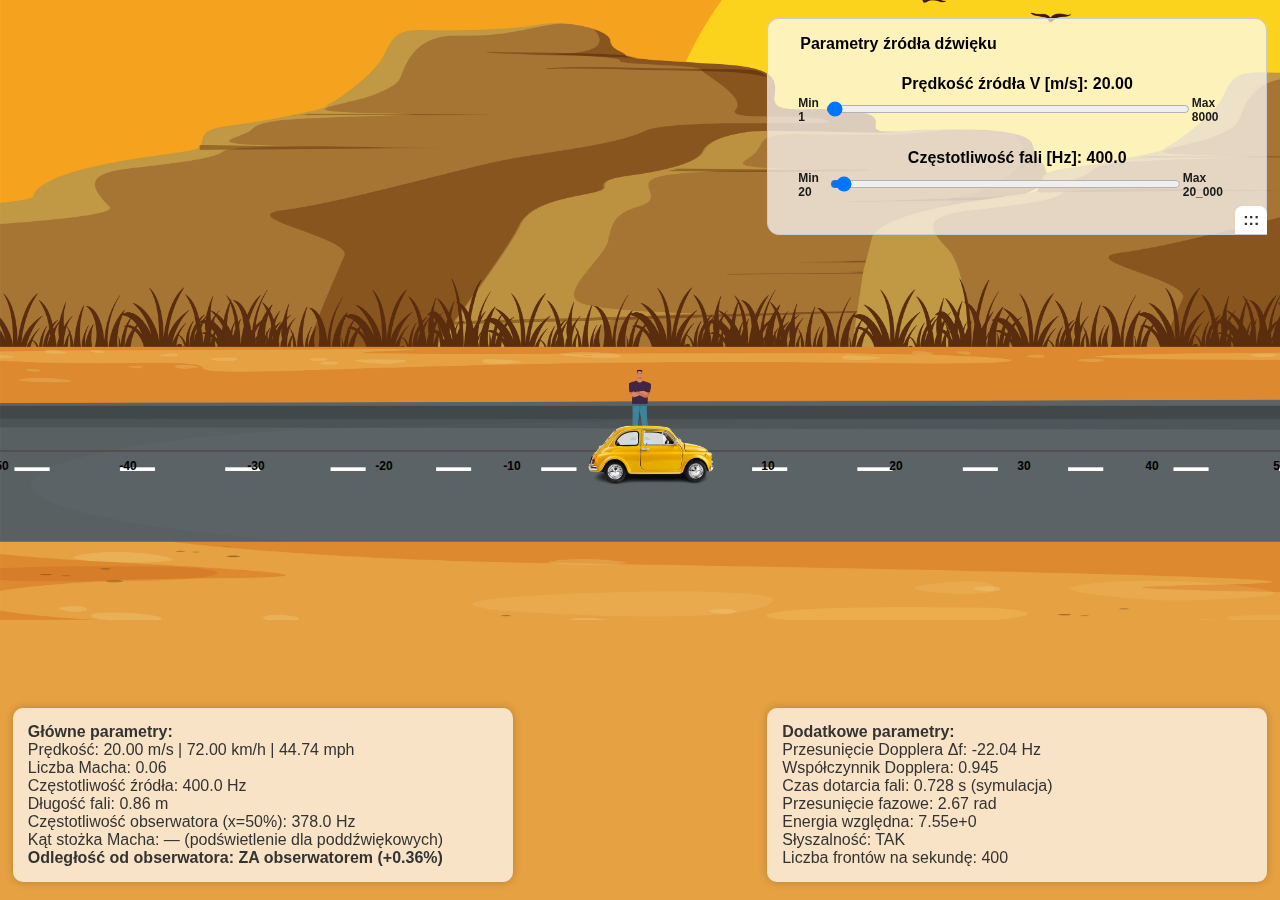
<file: index.html>
<!DOCTYPE html>
<html lang="pl">

<head>
    <meta charset="UTF-8">
    <meta name="viewport" content="width=device-width, initial-scale=1.0, maximum-scale=1.0, user-scalable=no">
    <meta name="description" content="Efekt Dopplera - Symulacja">
    <title>Efekt Dopplera - Symulacja</title>
    <link rel="stylesheet" href="css/styles.css">
</head>

<body>
    <div id="speedDetails" class="draggable-panel"></div>
    <div id="dopplerDetails" class="draggable-panel"></div>
    <!-- Suwaki kontrolne -->
    <div class="controls" id="controls">
        <div class="drag-handle" id="controls-handle">:::</div>
        <fieldset>
            <legend>Parametry źródła dźwięku</legend>

            <label for="speedControl">
                Prędkość źródła V [m/s]:
                <span id="speedDisplay">343</span>
            </label>
            <div class="slider-labels">
                <span>Min 1</span>
                <input type="range" id="speedControl" min="1" max="8000" step="1" value="20">
                <span>Max 8000</span>
            </div>

            <label for="frequencyControl">
                Częstotliwość fali [Hz]:
                <span id="frequencyDisplay"></span>
            </label>
            <div class="slider-labels">
                <span>Min 20</span> <input type="range" id="frequencyControl" min="20" max="20000" step="1" value="400">
                <span>Max 20_000</span>
            </div>
        </fieldset>
    </div>

    <div class="container">
        <div class="line-x"></div>
        <img class="dot" id="movingDot" src="./../js/img/car_yellow.png" alt="Moving source" />
        <img class="observer" id="observer1" style="left: 50%;" src="./../js/img/human.png">
        <svg class="shockwaves" width="100%" height="100%">
            <line id="shockwave_upper" x1="0" y1="0" x2="0" y2="0" stroke="red" />
            <line id="shockwave_lower" x1="0" y1="0" x2="0" y2="0" stroke="red" />
        </svg>
        <!-- Skala osi X -->
        <div class="scale-x">
            <div class="scale-x-labels">
                <span style="left: 0;">-50</span>
                <span style="left: 10%;">-40</span>
                <span style="left: 20%;">-30</span>
                <span style="left: 30%;">-20</span>
                <span style="left: 40%;">-10</span>
                <span style="left: 50%;">0</span>
                <span style="left: 60%;">10</span>
                <span style="left: 70%;">20</span>
                <span style="left: 80%;">30</span>
                <span style="left: 90%;">40</span>
                <span style="left: 100%;">50</span>
            </div>
        </div>
    </div>


    <script src="js/app.js" type="module"></script>
</body>

</html>
</file>
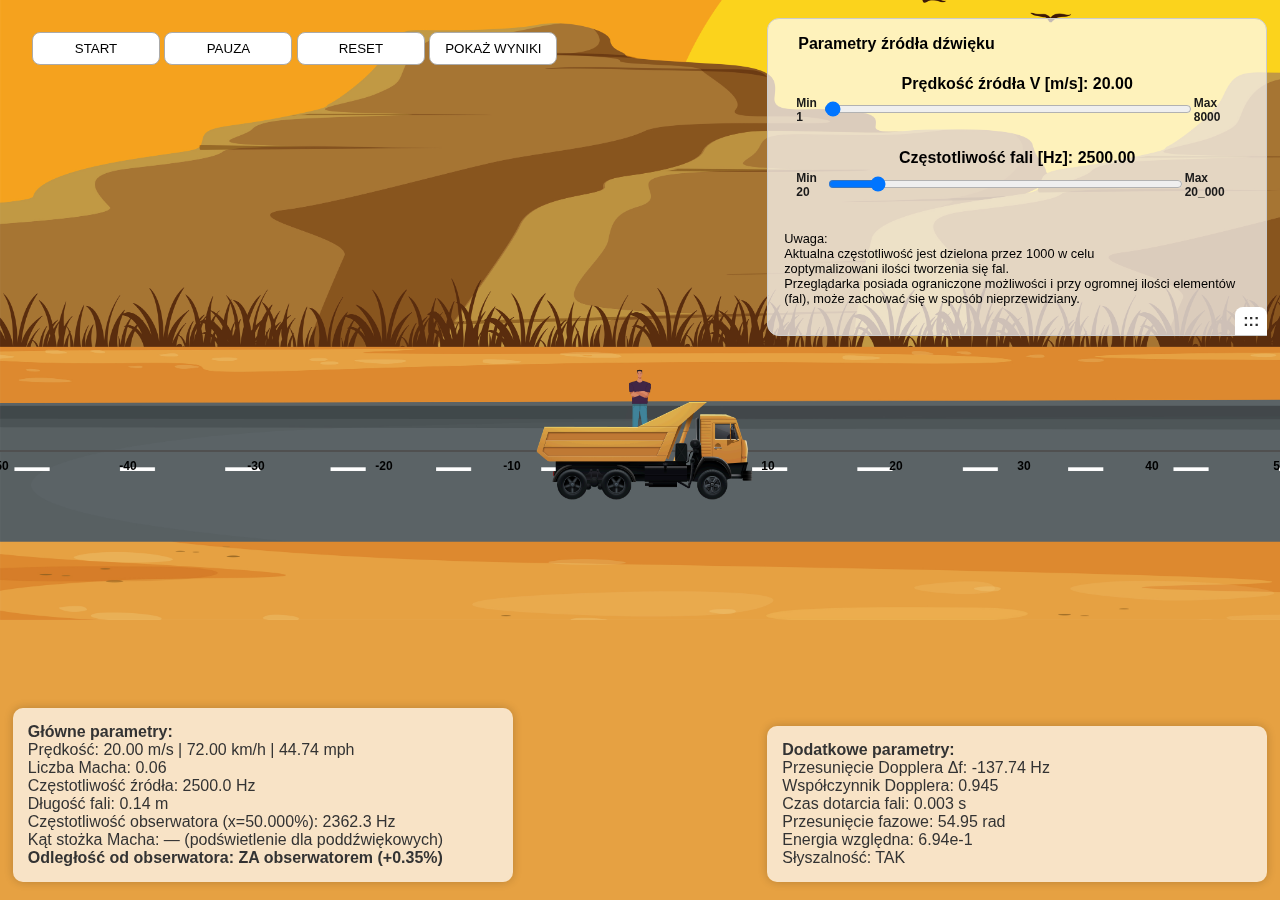
<file: public/index.html>
<!DOCTYPE html>
<html lang="pl">

<head>
    <!-- Bartłomiej Barszczewski -->
    <!-- Symulacja zjawiska fizycznego -->
    <!-- Efekt Dopplera i zjawisko stożka macha -->
    <!-- Semestr drugi -->
    <!-- Fizyka -->
    <meta charset="UTF-8">
    <meta name="viewport" content="width=device-width, initial-scale=1.0, maximum-scale=1.0, user-scalable=no">
    <meta name="description" content="Efekt Dopplera - Symulacja">
    <title>Efekt Dopplera - Symulacja</title>
    <link rel="stylesheet" href="css/styles.css">
</head>

<body>
    <div id="control-panel" class="control-panel">
        <button class="control-btn" id="startBtn">START</button>
        <button class="control-btn" id="pauseBtn">PAUZA</button>
        <button class="control-btn" id="resetBtn">RESET</button>
        <button class="control-btn" id="show-results-btn">POKAŻ WYNIKI</button>
    </div>

    <div id="results-modal" style="display: none;" class="modal">
        <div class="modal-content">
            <span class="close-btn" id="close-btn">&times;</span>
            <h2>Wyniki i wzory</h2>
            <table id="results-table">
                <thead>
                    <tr>
                        <th>Parametr</th>
                        <th>Wartość</th>
                        <th>Wzór</th>
                    </tr>
                </thead>
                <tbody id="results-table-body"></tbody> <!-- 🔧 to musi być -->
            </table>
        </div>
    </div>


    <div id="speedDetails" class="draggable-panel"></div>
    <div id="dopplerDetails" class="draggable-panel"></div>
    <!-- Suwaki kontrolne -->
    <div class="controls-container">
        <div class="controls" id="controls">
            <fieldset>
                <legend>Parametry źródła dźwięku</legend>

                <label for="speedControl">
                    Prędkość źródła V [m/s]:
                    <span id="speedDisplay">343</span>
                </label>
                <div class="slider-labels">
                    <span>Min 1</span>
                    <input type="range" id="speedControl" min="1" max="8000" step="1" value="20">
                    <span>Max 8000</span>
                </div>

                <label for="frequencyControl">
                    Częstotliwość fali [Hz]:
                    <span id="frequencyDisplay"></span>
                </label>
                <div class="slider-labels">
                    <span>Min 20</span> <input type="range" id="frequencyControl" min="20" max="20000" step="1"
                        value="2500">
                    <span>Max 20_000</span>
                </div>
            </fieldset>
            <div class="drag-handle" id="controls-handle">:::</div>
            <div class="note">
                <p> Uwaga: <br>
                    Aktualna częstotliwość jest dzielona przez 1000 w celu <br> zoptymalizowani ilości tworzenia się
                    fal.<br />
                    Przeglądarka posiada ograniczone możliwości i przy ogromnej ilości elementów (fal), może zachować
                    się w sposób nieprzewidziany.
                </p>
            </div>
        </div>

    </div>

    <div class="container">
        <div class="line-x"></div>
        <img class="dot" id="movingDot" src="./css/img/car_yellow.png" alt="Moving source" />
        <img class="observer" id="observer1" style="left: 50%;" src="./css/img/human.png">
        <svg class="shockwaves" width="100%" height="100%">
            <line id="shockwave_upper" x1="0" y1="0" x2="0" y2="0" stroke="red" />
            <line id="shockwave_lower" x1="0" y1="0" x2="0" y2="0" stroke="red" />
        </svg>
        <!-- Skala osi X -->
        <div class="scale-x">
            <div class="scale-x-labels">
                <span style="left: 0;">-50</span>
                <span style="left: 10%;">-40</span>
                <span style="left: 20%;">-30</span>
                <span style="left: 30%;">-20</span>
                <span style="left: 40%;">-10</span>
                <span style="left: 50%;">0</span>
                <span style="left: 60%;">10</span>
                <span style="left: 70%;">20</span>
                <span style="left: 80%;">30</span>
                <span style="left: 90%;">40</span>
                <span style="left: 100%;">50</span>
            </div>
        </div>
    </div>

    <script defer>
        //================================================
        // Symulator efektu Dopplera - wyjaśnienie funkcji

        /**
         * Oblicza częstotliwość dźwięku odebraną przez obserwatora
         * przy efekcie Dopplera.
         * fz – częstotliwość źródła [Hz]
         * v – prędkość dźwięku [m/s]
         * vz – prędkość źródła względem ośrodka (dodatnia jeśli zbliża się do obserwatora) [m/s]
         * vo – prędkość obserwatora względem ośrodka (dodatnia jeśli zbliża się do źródła) [m/s]
         */
        const dopplerFrequencySound = (fz, v, vz, vo) => {
            // Jeśli prędkość źródła >= prędkości fali, unikamy dzielenia przez zero lub ujemnej wartości
            const denom = v - vz;
            if (Math.abs(vz) >= v) {
                // Korygujemy wzór przy bardzo dużych prędkościach źródła (nadźwiękowych)
                return fz * ((v + vo) / Math.abs(denom));
            }
            // Klasyczny wzór Dopplera dla dźwięku w powietrzu
            return fz * ((v + vo) / denom);
        };

        /**
         * Oblicza długość fali na podstawie częstotliwości i prędkości fali.
         * fz – częstotliwość źródła [Hz]
         * v – prędkość dźwięku [m/s]
         */
        const countWaveLength = (fz, v) => {
            // Wzór: lambda = v / f
            return v / fz;
        };

        /**
         * Oblicza prędkość źródła na podstawie częstotliwości źródła i obserwowanej oraz prędkości dźwięku.
         * fz – częstotliwość źródła [Hz]
         * fo – częstotliwość odebrana przez obserwatora [Hz]
         * v – prędkość dźwięku [m/s]
         */
        const velocitySource = (fz, fo, v) => {
            // Wzór przekształcony z klasycznego efektu Dopplera dla ruchomego źródła
            return v * (1 - fz / fo);
        };

        /**
         * Oblicza prędkość obserwatora na podstawie częstotliwości źródła i obserwowanej oraz prędkości dźwięku.
         * fz – częstotliwość źródła [Hz]
         * fo – częstotliwość odebrana przez obserwatora [Hz]
         * v – prędkość dźwięku [m/s]
         */
        const velocityObserver = (fz, fo, v) => {
            // Wzór przekształcony z efektu Dopplera dla ruchomego obserwatora
            return v * (fo / fz - 1);
        };

        /**
         * Oblicza przesunięcie ku czerwieni (redshift).
         * fz – częstotliwość źródła [Hz]
         * fo – częstotliwość obserwowana [Hz]
         * Wynik dodatni – źródło oddala się od obserwatora.
         */
        const redshift = (fz, fo) => {
            // (fo - fz) / fz – stosunek zmiany częstotliwości do częstotliwości źródła
            return (fo - fz) / fz;
        };

        /**
         * Oblicza przesunięcie ku błękitowi (blueshift).
         * fz – częstotliwość źródła [Hz]
         * fo – częstotliwość obserwowana [Hz]
         * Wynik dodatni – źródło zbliża się do obserwatora.
         */
        const blueshift = (fz, fo) => {
            // (fz - fo) / fz – odwrotność wzoru redshift, dodatni dla zbliżania
            return (fz - fo) / fz;
        };

        // Odtwarza dźwięk (np. efekt stożka Macha) na podstawie wskazanego pliku audio
        function playSound(url) {
            const sound = new Audio(url); // Tworzy nowy obiekt Audio z podanym adresem pliku
            sound.play();                // Uruchamia odtwarzanie dźwięku (asynchronicznie)
        }

        // ======== POBRANIE ELEMENTÓW DOM (HTML) DO OBSŁUGI SYMULACJI ========

        // Obrazek symbolizujący źródło dźwięku (ruchomy punkt – samochód/odrzutowiec itp.)
        const movingDot = document.getElementById("movingDot");

        // Główna kontener dla całej symulacji (obszar animacji)
        const container = document.querySelector(".container");

        // Suwak do ustawiania prędkości źródła dźwięku
        const speedControl = document.getElementById("speedControl");

        // Suwak do ustawiania częstotliwości dźwięku
        const frequencyControl = document.getElementById("frequencyControl");

        // Wyświetlanie aktualnej prędkości (wartość numeryczna przy suwaku)
        const speedDisplay = document.getElementById("speedDisplay");

        // Wyświetlanie aktualnej częstotliwości (wartość numeryczna przy suwaku)
        const frequencyDisplay = document.getElementById("frequencyDisplay");

        // Panel boczny wyświetlający szczegóły prędkości, liczby Macha itd.
        const speedDetails = document.getElementById("speedDetails");

        // Linie wizualizujące stożek Macha (górna i dolna krawędź)
        const shockwaveUpper = document.getElementById("shockwave_upper");
        const shockwaveLower = document.getElementById("shockwave_lower");

        // Obrazek obserwatora (postać człowieka na osi symulacji)
        const observer = document.getElementById("observer1");

        // ======== STAŁE USTAWIENIA FIZYCZNE I SYMULACYJNE ========

        // Domyślna częstotliwość źródła dźwięku (Hz)
        const DEFAULT_FREQ = 400;

        // Domyślna prędkość źródła (m/s)
        const DEFAULT_SPEED = 25;

        // Prędkość dźwięku w powietrzu (m/s)
        const SPEED_OF_SOUND = 343;

        // Przelicznik: ile metrów przypada na 1% szerokości ekranu (do przeliczania pozycji)
        const METERS_PER_PERCENT = 3.43;

        // Symulowana prędkość dźwięku (na skalę procentową symulacji)
        const SPEED_OF_SOUND_SIM = SPEED_OF_SOUND / METERS_PER_PERCENT;

        // Współczynnik skalowania ruchu źródła w animacji
        const SCALE_FACTOR = 1.5;

        // Czas życia pojedynczej fali (ile sekund jest animowana)
        const WAVE_LIFETIME = 2;

        // Szerokość stożka Macha w procentach (do wizualizacji)
        const CONE_WIDTH_PERCENT = 30;

        // Minimalny odstęp czasowy między kolejnymi stożkami Macha (sekundy)
        const MIN_SHOCKWAVE_INTERVAL = 5;

        // Skala częstotliwości (zmniejszamy częstotliwość do optymalizacji rysowania fal)
        const FREQUENCY_SCALE_FACTOR = 1000;

        // ======== ZMIENNE GLOBALNE - AKTUALNY STAN SYMULACJI ========

        // Pozycja obserwatora na osi X (procent kontenera, 0–100)
        let observerX = 50;

        // Pozycja źródła dźwięku na osi X (procent kontenera, 0–100)
        let sourceX = 50;

        // Prędkość źródła (pobierana z suwaka lub domyślna)
        let speed = parseFloat(speedControl.value) || DEFAULT_SPEED;

        // Częstotliwość źródła (pobierana z suwaka lub domyślna), dzielona na 100 (optymalizacja)
        let sourceFrequency = parseFloat(frequencyControl.value / 100) || DEFAULT_FREQ;

        // Ostatni moment wygenerowania fali (sekundy, do kontroli interwału emisji fal)
        let lastWaveTime = 0;

        // Tablica przechowująca aktualnie animowane fale
        let waves = [];

        // Czy częstotliwość została ustawiona ręcznie przez użytkownika (true/false)
        let isFrequencyManual = false;

        // Aktualny typ pojazdu/obiektu (car/ambulance/sport/jet/missile)
        let currentType = null;

        // Pozycja źródła przy ostatnim wyemitowanym stożku Macha (do ograniczenia częstości)
        let lastShockwavePos = null;

        // Czas ostatniego wyemitowania stożka Macha (sekundy)
        let lastShockwaveTime = 0;

        // Ostatnio obliczona częstotliwość obserwowana (Doppler)
        let freqObserver = null;

        // Timeouty do obsługi fal odbitych (clearTimeout itd.)
        let reflectedWaveTimeouts = [];

        // Timeouty do fal odbitych w 2D
        let reflection2DTimeouts = [];

        // ======== AUDIO (generowanie dźwięku w czasie rzeczywistym) ========

        // Stała z prędkością dźwięku (skrócona notacja)
        const c = SPEED_OF_SOUND;

        // Kontekst Web Audio API
        let audioContext = null;

        // Oscylator dźwięku (generator tonu)
        let osc = null;

        // Kontrola głośności dźwięku
        let gain = null;

        // Oscylator LFO (np. do modulacji syreny ambulansu)
        let lfo = null;

        // Kontrola głębokości modulacji LFO
        let lfoGain = null;

        // Typ aktualnie odtwarzanego dźwięku (np. "car", "ambulance", itd.)
        let currentSoundType = null;

        // Typ dźwięku przy poprzednim wywołaniu (do detekcji zmiany)
        let lastEngineSoundType = null;

        // Czy symulacja jest zapauzowana
        let isPaused = false;

        function showResultsModal() {
            // Okno z tabelą wyników
            const modalResults = document.getElementById("results-modal");

            // Jeśli symulacja nie jest zapauzowana – zamiast wyników, miga przycisk pauzy (użytkownik musi najpierw zatrzymać)
            if (!isPaused) {
                const pauseBtn = document.getElementById("pauseBtn");

                // Funkcja pomocnicza do migania kolorem przycisku "PAUZA"
                const flashColor = (bg, color, delay) => {
                    setTimeout(() => {
                        pauseBtn.style.backgroundColor = bg;
                        pauseBtn.style.color = color;
                    }, delay);
                };

                // Kilkukrotne miganie czerwonym kolorem na przycisku pauzy
                flashColor("red", "white", 0);
                flashColor("#fff", "black", 300);
                flashColor("red", "white", 600);
                flashColor("#fff", "black", 900);
                flashColor("red", "white", 1500);
                flashColor("#fff", "black", 1800);
                flashColor("red", "white", 2100);
                flashColor("#fff", "black", 2400);
                return; // Kończymy bez wyświetlania modala, dopóki nie zapauzujemy
            }

            // ===== OBLICZENIA FIZYCZNE DO WYŚWIETLENIA WYNIKÓW =====

            // Prędkość w km/h i mph
            const kmh = speed * 3.6;
            const mph = speed * 2.23694;

            // Liczba Macha
            const mach = speed / SPEED_OF_SOUND;

            // Długość fali (lambda)
            const lambda = countWaveLength(sourceFrequency, SPEED_OF_SOUND);

            // Prędkość względna źródła do obserwatora (ważne dla efektu Dopplera)
            const relativeVelocity = sourceX < observerX ? speed : -speed;

            // Częstotliwość obserwowana przez obserwatora (efekt Dopplera)
            const freqObserverNum = dopplerFrequencySound(
                sourceFrequency, SPEED_OF_SOUND, relativeVelocity, 0
            );

            // Przesunięcie częstotliwości (Doppler shift)
            const deltaF = freqObserverNum - sourceFrequency;

            // Współczynnik Dopplera (proporcja zmiany częstotliwości)
            const dopplerCoeff = freqObserverNum / sourceFrequency;

            // Odległość procentowa między źródłem a obserwatorem (w jednostce symulacji)
            const distancePercent = Math.abs(observerX - sourceX);

            // Odległość rzeczywista w metrach (do obliczeń fizycznych)
            const distanceMeters = distancePercent * METERS_PER_PERCENT;

            // Czas dotarcia fali do obserwatora (sekundy)
            const timeToObserver = distanceMeters / SPEED_OF_SOUND;

            // Przesunięcie fazowe fali (w radianach)
            const phaseShift = (2 * Math.PI * distanceMeters) / (lambda > 0 ? lambda : 1);

            // Energia fali przy obserwatorze (proporcjonalnie do 1/d^2)
            const energyAtObs = 1 / Math.pow(distanceMeters || 1, 2);

            // Czy dźwięk jest słyszalny dla człowieka (zakres 20-20000 Hz)
            const isAudible = sourceFrequency >= 20 && sourceFrequency <= 20000;

            // Opis położenia źródła względem obserwatora
            const distanceText =
                sourceX - observerX < 0
                    ? `PRZED obserwatorem (-${distancePercent.toFixed(2)}%)`
                    : sourceX - observerX > 0
                        ? `ZA obserwatorem (+${distancePercent.toFixed(2)}%)`
                        : "Na obserwatorze (0%)";

            // Tablica wierszy do tabeli wyników – [Parametr, Wartość, Wzór]
            const rows = [
                ["Prędkość", `${speed.toFixed(2)} m/s | ${kmh.toFixed(2)} km/h | ${mph.toFixed(2)} mph`, "—"],
                ["Liczba Macha", mach.toFixed(2), "M = v / v_dźw"],
                ["Częstotliwość źródła", `${sourceFrequency.toFixed(1)} Hz`, "Dana"],
                ["Długość fali", `${lambda.toFixed(2)} m`, "λ = v_dźw / f₀"],
                ["Częstotliwość obserwatora", `${freqObserverNum.toFixed(1)} Hz`, "f' = f₀ · v_dźw / (v_dźw - v)"],
                ["Kąt stożka Macha", mach < 1 ? "—" : `asin(1/M)`, "sin(θ) = v_dźw / v (dla M > 1)"],
                ["Odległość od obserwatora", distanceText, "Δx = x₀ - x_obs"],
                ["Δf (Przesunięcie Dopplera)", `${deltaF.toFixed(2)} Hz`, "Δf = f' - f₀"],
                ["Współczynnik Dopplera", dopplerCoeff.toFixed(3), "f' / f₀"],
                ["Czas dotarcia fali", `${timeToObserver.toFixed(3)} s`, "t = d / v_dźw"],
                ["Przesunięcie fazowe", `${phaseShift.toFixed(2)} rad`, "Δφ = 2π · d / λ"],
                ["Energia względna", energyAtObs.toExponential(2), "E ∝ 1 / d²"],
                ["Słyszalność", isAudible ? "TAK" : "NIE", "f₀ ∈ [20, 20000] Hz"],
            ];

            // Pobierz element tbody z tabeli wyników (czyść poprzednie wiersze)
            const tbody = document.getElementById("results-table-body");
            tbody.innerHTML = "";

            // Dodaj wszystkie wiersze do tabeli wyników
            rows.forEach(([param, value, formula]) => {
                const row = document.createElement("tr");
                row.innerHTML = `<td>${param}</td><td>${value}</td><td>${formula}</td>`;
                tbody.appendChild(row);
            });

            modalResults.style.display = "flex";
        }

        // Funkcja uruchamiająca dźwięk syreny ambulansu
        function startAmbulanceSiren() {
            // Najpierw zatrzymujemy (i czyścimy) poprzednią syrenę jeśli działała
            stopAmbulanceSiren();

            // Tworzymy nowy kontekst audio (Web Audio API)
            audioContext = new (window.AudioContext || window.webkitAudioContext)();

            // Tworzymy oscylator bazowy – generuje główny ton syreny
            osc = audioContext.createOscillator();
            osc.type = "square";        // Typ fali: prostokątna (wyrazisty dźwięk syreny)
            osc.frequency.value = 700;  // Częstotliwość podstawowa: 700 Hz

            // Tworzymy oscylator LFO (Low Frequency Oscillator) – do modulacji częstotliwości (efekt "wycia" syreny)
            lfo = audioContext.createOscillator();
            lfo.type = "triangle";      // Typ fali: trójkątna (łagodne przejścia)
            lfo.frequency.value = 5;    // Częstotliwość LFO: 5 Hz (czyli 5 razy na sekundę zmienia się ton)

            // Tworzymy kontrolę głębokości modulacji LFO (jak bardzo LFO wpływa na ton główny)
            lfoGain = audioContext.createGain();
            lfoGain.gain.value = 250;   // Głębokość modulacji (w Hz)

            // Łączymy LFO z kontrolą głębokości
            lfo.connect(lfoGain);

            // LFO steruje częstotliwością oscylatora głównego (osc)
            lfoGain.connect(osc.frequency);

            // Tworzymy kontrolę głośności
            gain = audioContext.createGain();
            gain.gain.value = 0.5;     // Bardzo cicho, żeby nie ogłuszyć użytkownika

            // Podłączamy oscylator do kontroli głośności
            osc.connect(gain);

            // Podłączamy do wyjścia audio (głośniki)
            gain.connect(audioContext.destination);

            // Startujemy oba oscylatory (ton główny i LFO)
            osc.start();
            lfo.start();
        }

        // Funkcja zatrzymująca dźwięk syreny ambulansu i czyści wszystko
        function stopAmbulanceSiren() {
            // Zatrzymanie i rozłączenie oscylatora głównego
            if (osc) {
                try {
                    osc.stop();
                    osc.disconnect();
                } catch (e) { }
                osc = null;
            }
            // Zatrzymanie i rozłączenie LFO
            if (lfo) {
                try {
                    lfo.stop();
                    lfo.disconnect();
                } catch (e) { }
                lfo = null;
            }
            // Rozłączenie kontroli głębokości LFO
            if (lfoGain) {
                try {
                    lfoGain.disconnect();
                } catch (e) { }
                lfoGain = null;
            }
            // Rozłączenie kontroli głośności
            if (gain) {
                try {
                    gain.disconnect();
                } catch (e) { }
                gain = null;
            }
            // Zamykanie kontekstu audio (zwalniamy zasoby)
            if (audioContext) {
                try {
                    audioContext.close();
                } catch (e) { }
                audioContext = null;
            }
        }

        // Funkcja uruchamiająca dźwięk silnika wybranego typu pojazdu (car, sport, ambulance, jet, missile itd.)
        function startEngineSound(type) {
            // Jeśli dźwięk już gra dla tego typu, nie rób nic (unika przeładowań dźwięku przy niezmienionym typie)
            if (currentSoundType === type) return;

            // Zatrzymaj i wyczyść poprzedni dźwięk silnika (jeśli jakiś grał)
            stopEngineSound();

            // Ustaw aktualny typ dźwięku silnika
            currentSoundType = type;

            // Jeśli typ to "ambulance", uruchom dźwięk syreny (specjalna logika)
            if (type === "ambulance") {
                startAmbulanceSiren();
                return; // Nie tworzymy własnego oscylatora, bo syrena ma własny
            }

            // Tworzenie nowego kontekstu audio (Web Audio API)
            audioContext = new (window.AudioContext || window.webkitAudioContext)();

            // Tworzenie oscylatora (generatora dźwięku)
            osc = audioContext.createOscillator();

            // Tworzenie kontroli głośności
            gain = audioContext.createGain();

            // Ustawianie typu fali i częstotliwości w zależności od pojazdu
            if (type === "car") {
                osc.type = "square";          // Fala prostokątna – typowy, wyraźny dźwięk silnika spalinowego
                osc.frequency.value = 120;    // Częstotliwość podstawowa: 120 Hz
            } else if (type === "sport") {
                osc.type = "square";          // Fala prostokątna – sportowy, niższy dźwięk
                osc.frequency.value = 60;     // Częstotliwość podstawowa: 60 Hz
            } else {
                osc.type = "sine";            // Inny typ – fala sinusoidalna (np. rakieta, odrzutowiec)
                osc.frequency.value = 40;     // Bardzo niski dźwięk
            }

            // Ustawienie głośności wyjściowej (0.5 – połowa skali)
            gain.gain.value = 0.5;

            // Podłączenie oscylatora do gain (głośność)
            osc.connect(gain);

            // Podłączenie gain do wyjścia audio (głośniki)
            gain.connect(audioContext.destination);

            // Rozpoczęcie odtwarzania dźwięku
            osc.start();
        }

        // Funkcja zatrzymująca dźwięk silnika (dowolnego typu)
        function stopEngineSound() {
            // Najpierw zatrzymaj i wyczyść syrenę ambulansu (jeśli była aktywna)
            stopAmbulanceSiren();

            // Zatrzymanie i rozłączenie oscylatora (jeśli był uruchomiony)
            if (osc) {
                try {
                    osc.stop();
                    osc.disconnect();
                } catch (e) { }
                osc = null;
            }

            // Rozłączenie kontroli głośności
            if (gain) {
                try {
                    gain.disconnect();
                } catch (e) { }
                gain = null;
            }

            // Zamknięcie kontekstu audio
            if (audioContext) {
                try {
                    audioContext.close();
                } catch (e) { }
                audioContext = null;
            }

            // Reset typu dźwięku
            currentSoundType = null;
        }

        function updateEngineSound(type, srcX, observerX, v) {
            // Zmiana typu dźwięku = przełącz silnik/syrenę
            if (type !== lastEngineSoundType) {
                startEngineSound(type); // wywoła poprawną funkcję dla typu (w tym startAmbulanceSiren)
                lastEngineSoundType = type;
            }

            // Nieobsługiwane typy = wyłącz audio
            if (!["car", "ambulance", "sport"].includes(type)) {
                stopEngineSound();
                return;
            }

            // ---- Dla ambulansu: tylko głośność (osc, freq ustawia syrena sama) ----
            if (type === "ambulance" && gain && audioContext) {
                const percentToMeters = METERS_PER_PERCENT;
                const distance = Math.abs(srcX - observerX) * percentToMeters;
                const minDistance = 1;
                const volume = Math.min(1, 1 / Math.pow(Math.max(distance, minDistance), 2)) * 0.07; // podbij na test!
                const silenceThreshold = 40;
                const appliedVolume = distance > silenceThreshold ? 0 : volume;
                gain.gain.linearRampToValueAtTime(appliedVolume, audioContext.currentTime + 0.03);
            }

            // ---- Dla car/sport: głośność + częstotliwość (Doppler) ----
            if ((type === "car" || type === "sport") && gain && osc && audioContext) {
                const percentToMeters = METERS_PER_PERCENT;
                const distance = Math.abs(srcX - observerX) * percentToMeters;
                const minDistance = 1;
                const volume = Math.min(1, 1 / Math.pow(Math.max(distance, minDistance), 2)) * 0.3;
                const silenceThreshold = 20;
                const appliedVolume = distance > silenceThreshold ? 0 : volume;

                let base, scale, low, high;
                if (type === "car") {
                    base = 80;
                    scale = 0.6;
                    low = 50;
                    high = 220;
                } else { // "sport"
                    base = 30;
                    scale = 0.11;
                    low = 20;
                    high = 52;
                }
                let freq = base + scale * v;
                freq = Math.max(low, Math.min(freq, high));
                const relativeVelocity = srcX < observerX ? v : -v;
                const dopplerFreq = dopplerFrequencySound(freq, SPEED_OF_SOUND, relativeVelocity, 0);
                gain.gain.linearRampToValueAtTime(appliedVolume, audioContext.currentTime + 0.02);
                osc.frequency.linearRampToValueAtTime(dopplerFreq, audioContext.currentTime + 0.02);
            }
        }


        // Aktualizuje wyświetlane wartości prędkości i częstotliwości w panelu sterowania
        function updateDisplays() {
            // Wyświetl aktualną wartość prędkości z suwaka
            speedDisplay.textContent = speedControl.value;
            // Wyświetl aktualną wartość częstotliwości z suwaka
            frequencyDisplay.textContent = frequencyControl.value;
        }

        // Aktualizuje wizualizację stożka Macha i linii uderzeniowych dla prędkości naddźwiękowych
        function updateMachConeAndLines() {
            // Pobiera pozycję (prostokąt) poruszającego się źródła dźwięku względem okna
            const rect = movingDot.getBoundingClientRect();
            // Pobiera pozycję kontenera, w którym znajduje się źródło
            const containerRect = container.getBoundingClientRect();
            // Korekta przesunięcia (offset), by poprawnie wycentrować stożek względem grafiki
            const adjust = -25;
            // Oblicza współrzędną X (środek źródła względem kontenera)
            const dotX = rect.left - adjust - containerRect.left + rect.width / 2;
            // Oblicza współrzędną Y (środek źródła względem kontenera)
            const dotY = rect.top - containerRect.top + rect.height / 2;

            // Aktualna prędkość źródła, pobrana z suwaka
            const V = parseFloat(speedControl.value);

            // Jeśli prędkość przekracza lub równa prędkości dźwięku – wyświetlamy stożek Macha
            if (V >= SPEED_OF_SOUND) {
                // Liczba Macha: ile razy prędkość źródła przekracza prędkość dźwięku
                const M = V / SPEED_OF_SOUND;
                // Obliczamy kąt stożka Macha (asin(1/M))
                const theta = Math.asin(1 / M);
                // Tangens tego kąta, potrzebny do wyznaczenia końcowych punktów linii
                const tanTheta = Math.tan(theta);
                // Y-owa współrzędna końca górnej linii stożka
                const y2_upper = dotY + tanTheta * dotX;
                // Y-owa współrzędna końca dolnej linii stożka
                const y2_lower = dotY - tanTheta * dotX;

                // Ustawia początek i koniec górnej linii stożka (SVG <line>)
                shockwaveUpper.setAttribute("x1", dotX);
                shockwaveUpper.setAttribute("y1", dotY);
                shockwaveUpper.setAttribute("x2", 0);
                shockwaveUpper.setAttribute("y2", y2_upper);

                // Ustawia początek i koniec dolnej linii stożka (SVG <line>)
                shockwaveLower.setAttribute("x1", dotX);
                shockwaveLower.setAttribute("y1", dotY);
                shockwaveLower.setAttribute("x2", 0);
                shockwaveLower.setAttribute("y2", y2_lower);

                // Pokazuje obie linie stożka
                shockwaveUpper.style.display = "block";
                shockwaveLower.style.display = "block";
            } else {
                // Dla prędkości poddźwiękowych ukryj stożek Macha
                shockwaveUpper.style.display = "none";
                shockwaveLower.style.display = "none";
            }
        }

        // Funkcja tworzy i animuje falę odbitą (np. odbicie od obserwatora) w widoku 2D
        function createReflectionWave(xPosition, yPosition, amplitude = 1) {
            // 1. Tworzymy nowy element <div> – to będzie graficzna reprezentacja fali
            const wave = document.createElement("div");
            // 2. Nadajemy mu klasę CSS, która ustawia odpowiedni wygląd (kolor, border, animacje)
            wave.classList.add("wave-reflected-2d");

            // 3. Specjalna obsługa dla typu "jet" i "missile" (odrzutowiec lub pocisk naddźwiękowy):
            //    Fala odbita pojawia się dokładnie w miejscu obserwatora – używamy współrzędnych pikselowych, a nie procentowych!
            if (currentType === "jet" || currentType === "missile") {
                // a) Pobieramy aktualny prostokąt (pozycja, rozmiar) obserwatora względem okna przeglądarki
                const observerRect = observer.getBoundingClientRect();
                // b) Pobieramy pozycję kontenera animacji (żeby ustalić położenie względne)
                const containerRect = container.getBoundingClientRect();
                // c) Wyliczamy położenie X środka obserwatora względem kontenera (lewy brzeg + połowa szerokości)
                const leftPx = observerRect.left - containerRect.left + observerRect.width / 2;
                // d) Wyliczamy położenie Y środka obserwatora względem kontenera (górny brzeg + połowa wysokości)
                const topPx = observerRect.top - containerRect.top + observerRect.height / 2;
                // e) Ustawiamy falę dokładnie na środku obserwatora
                wave.style.left = `${leftPx}px`;
                wave.style.top = `${topPx}px`;
                // f) Upewniamy się, że pozycja jest absolutna (nie np. procentowa czy relatywna)
                wave.style.position = "absolute";
            } else {
                // 4. W zwykłych przypadkach (np. samochód, ambulans) – ustawiamy pozycję na podstawie wartości procentowych (proporcje względem szerokości/wysokości kontenera)
                wave.style.left = `${xPosition}%`;
                wave.style.top = `${yPosition}%`;
            }

            // 5. Ustawiamy przezroczystość fali (amplituda), np. 1 = pełna widoczność, 0.5 = półprzezroczysta
            wave.style.opacity = amplitude;
            // 6. Rozmiar początkowy fali (startuje jako małe koło)
            wave.style.width = "20px";
            wave.style.height = "20px";
            // 7. Transformacja CSS: centrowanie fali względem jej środka + bardzo mała początkowa skala
            wave.style.transform = "translate(-50%, -50%) scale(0.2)";
            // 8. Dodajemy falę do głównego kontenera animacji na scenie
            container.appendChild(wave);

            // 9. Uruchamiamy animację CSS (API Web Animations): powiększanie i znikanie fali
            wave.animate(
                [
                    // a) Stan początkowy: mała skala (0.2), pełna amplituda (widoczność)
                    { transform: "translate(-50%, -50%) scale(0.2)", opacity: amplitude },
                    // b) Stan końcowy: bardzo duża skala (10x), przezroczystość 0 (zanika)
                    { transform: "translate(-50%, -50%) scale(10)", opacity: 0 },
                ],
                {
                    // c) Cała animacja trwa 1000 ms (1 sekunda)
                    duration: 1000,
                    // d) Animacja jest liniowa – tempo nie przyspiesza ani nie zwalnia
                    easing: "linear"
                }
            );

            // 10. Po zakończeniu animacji (po 1 sekundzie) – usuwamy falę z DOM, żeby nie zaśmiecać pamięci i nie obciążać przeglądarki
            setTimeout(() => wave.remove(), 1000);
        }

        // Planuje (z opóźnieniem) pojawienie się fali odbitej od obserwatora w 2D
        function schedule2DReflection(observerPosPercent, wavePosPercent, timestamp) {
            // Obliczamy odległość (w metrach) pomiędzy miejscem fali a obserwatorem
            const distanceMeters = Math.abs(observerPosPercent - wavePosPercent) * METERS_PER_PERCENT;
            // Obliczamy ile sekund zajmie fali przebycie tej odległości z aktualną prędkością dźwięku
            const delaySeconds = distanceMeters / SPEED_OF_SOUND;
            // Ustawiamy timeout – po upływie wyliczonego czasu tworzymy animację odbitej fali
            const timeoutId = setTimeout(() => {
                // Fala odbita zawsze pojawia się dokładnie na pozycji obserwatora (Y=50% – środek ekranu)
                createReflectionWave(observerPosPercent, 50, 1);
            }, delaySeconds * 1000);

            // Zapamiętujemy identyfikator timeoutu, by później móc go anulować jeśli zajdzie taka potrzeba
            reflection2DTimeouts.push(timeoutId);
        }

        // Tworzy i animuje nową falę wychodzącą od źródła dźwięku
        function createWave(xPosition, timestamp) {
            // Gdy liczba fal na ekranie przekracza 1000 – usuwamy najstarszą, żeby nie przepełnić pamięci/przeglądarki
            if (waves.length > 1000) {
                const oldest = waves.shift();
                if (oldest && oldest.element) oldest.element.remove();
            }

            // Tworzymy nowy element reprezentujący falę
            const wave = document.createElement("div");
            wave.classList.add("wave"); // Nadajemy mu odpowiednią klasę CSS

            // Ustawiamy pozycję X (procent szerokości kontenera)
            wave.style.left = `${xPosition}%`;
            // Pozycja Y lekko poniżej środka (lepiej wygląda wizualnie)
            wave.style.top = "49%";
            // Obliczamy przesunięcie X (symulacja ruchu fal za poruszającym się źródłem)
            const translateX = -(50 + (50 * speed) / SPEED_OF_SOUND);
            wave.style.transform = `translate(${translateX}%, -50%)`;

            // Dodajemy falę do kontenera animacji
            container.appendChild(wave);

            // Obliczamy długość fali (lambda)
            let lambda;
            try {
                lambda = countWaveLength(sourceFrequency, SPEED_OF_SOUND);
            } catch (error) {
                console.error("Błąd w countWaveLength:", error);
                lambda = 1; // awaryjnie ustawiamy długość fali na 1, by uniknąć dalszych błędów
            }

            // Animacja CSS: "rozszerzanie" fali przez zadany czas trwania
            wave.style.animation = `wave-expand ${WAVE_LIFETIME}s linear forwards`;

            // Skala końcowa animacji zależy od typu pojazdu (inne dla np. jet, car, sport)
            let finalScale;
            switch (currentType) {
                case "car":
                    finalScale = 40;
                    break;
                case "ambulance":
                    finalScale = 40;
                    break;
                case "sport":
                    finalScale = 50;
                    break;
                case "jet":
                case "missile":
                    finalScale = 58;
                    break;
                default:
                    finalScale = 40;
            }

            // Dodatkowa animacja (JS) dla płynnego przejścia skali i przezroczystości
            wave.animate(
                [
                    { transform: "scale(0.6)", opacity: 1 },             // początek: mała, widoczna fala
                    { transform: `scale(${finalScale})`, opacity: 0 },   // koniec: duża, przezroczysta fala
                ],
                {
                    duration: WAVE_LIFETIME * 1000,    // czas trwania (ms)
                    easing: "linear",                  // tempo liniowe
                    fill: "forwards",                  // po zakończeniu animacji zostaje w stanie końcowym
                }
            );

            // Dodajemy nową falę do listy aktualnych fal (z metadanymi)
            waves.push({
                element: wave,
                xPosition: xPosition,
                createdAt: timestamp / 1000, // czas utworzenia (w sekundach)
            });

            // Po wygaśnięciu animacji usuwamy falę z DOM oraz z listy fal (by nie zaśmiecać)
            setTimeout(() => {
                wave.remove();
                waves = waves.filter((w) => w.element !== wave);
            }, WAVE_LIFETIME * 1000);

            // Jeśli źródło porusza się wolniej niż dźwięk (tylko poddźwiękowe), rozpatrujemy odbicia fali
            if (speed < SPEED_OF_SOUND) {
                // Obliczamy dystans fali do obserwatora w metrach
                const distanceMeters = Math.abs(observerX - xPosition) * METERS_PER_PERCENT;
                // Czas dotarcia tej fali do obserwatora
                const timeToObserver = distanceMeters / SPEED_OF_SOUND;

                // Jeżeli fala dotrze do obserwatora w ciągu 15% czasu życia fali – wywołujemy animacje odbić
                if (timeToObserver <= WAVE_LIFETIME * 0.15) {
                    // Odbicie fali 2D – efekt wizualny "na obserwatorze"
                    schedule2DReflection(observerX, xPosition, timestamp);
                    // Odbicie fali 1D/stożkowe (bardziej zaawansowana animacja)
                    scheduleReflectedWave(observerX, xPosition, timestamp, null, false);
                }
            }
        }

        // Tworzy i animuje falę odbitą (np. odbicie od obserwatora albo stożka Macha)
        function createReflectedWave(xPosition, timestamp, isShockwave = false, edgeX = null) {
            // Jeżeli pojazd to odrzutowiec lub pocisk, to odbicie pojawia się na pozycji obserwatora
            let leftPosition;
            let topPosition;

            if (currentType === "jet" || currentType === "missile") {
                // Użyj pozycji obserwatora
                leftPosition = observerX;
                topPosition = observer.style.top;
            } else {
                // Domyślnie: dla shockwave edgeX, w pozostałych przypadkach xPosition
                leftPosition = isShockwave ? edgeX : xPosition;
            }

            // Tworzymy nowy element reprezentujący falę odbitą
            const wave = document.createElement("div");
            wave.classList.add("wave-reflected"); // Nadajemy klasę odpowiedzialną za styl odbitej fali

            // Jeśli fala ma być stożkiem Macha (shockwave)
            if (isShockwave) {
                wave.classList.add("shockwave"); // Dodatkowy styl (np. czerwona granica)
                wave.style.width = "1rem";       // Ustaw szerokość stożka Macha (rem = jednostka font-size)
                wave.style.height = "1rem";      // Ustaw wysokość stożka Macha
            }

            // Ustaw pozycję X na wyliczoną powyżej
            wave.style.left = `${leftPosition}%`;
            // Zawsze pozycja pionowa środka
            wave.style.top = `${topPosition}`;

            // Przesunięcie X zależy od tego, czy prędkość jest naddźwiękowa – inny efekt dla shockwave
            const translateX =
                speed >= SPEED_OF_SOUND
                    ? -(20 + (20 * speed) / SPEED_OF_SOUND)    // dla naddźwiękowych – mniejszy przesuw, fala bliżej źródła
                    : -(50 + (50 * speed) / SPEED_OF_SOUND);   // dla poddźwiękowych – większy przesuw za źródłem
            wave.style.transform = `translate(${translateX}%, -50%)`;

            // Dodaj falę do głównego kontenera animacji
            container.appendChild(wave);

            // Dodaj nową falę do listy aktualnych fal (przydaje się do czyszczenia animacji)
            waves.push({
                element: wave,
                xPosition: leftPosition,
                createdAt: timestamp / 1000, // czas powstania (sekundy)
            });

            // Usuń falę z DOM i z listy fal po zakończeniu animacji (czas życia)
            setTimeout(() => {
                wave.remove();
                waves = waves.filter((w) => w.element !== wave);
            }, WAVE_LIFETIME * 1000);
        }



        /**
         * Planuje pojawienie się fali odbitej (np. od obserwatora albo od stożka Macha) po upływie czasu,
         * który odpowiada dotarciu fali z pozycji wavePos do pozycji observerPos przy prędkości dźwięku.
         * - Jeśli to shockwave (fala stożka Macha) – pojawia się natychmiast (delay 0).
         * - Dla zwykłych fal odbitych – opóźnienie zależne od dystansu.
         * Tworzy timeout, po którym wywołuje createReflectedWave() (rysuje odbitą falę na scenie).
         * Timeout jest zapisywany do tablicy reflectedWaveTimeouts, żeby później można było go anulować.
         */
        function scheduleReflectedWave(observerPos, wavePos, timestamp, edgeX = null, isShockwave = false) {
            let delaySeconds;
            if (isShockwave) {
                delaySeconds = 0;
                // Jeśli to fala stożka Macha – pojawia się od razu.
            } else {
                const distanceMeters = Math.abs(observerPos - wavePos) * METERS_PER_PERCENT;
                delaySeconds = distanceMeters / SPEED_OF_SOUND;
                // Dla zwykłej fali odbitej – czekamy tyle czasu, ile zajmuje dźwiękowi przebycie dystansu do obserwatora.
            }
            const timeoutId = setTimeout(() => {
                createReflectedWave(observerPos, performance.now(), isShockwave, edgeX);
                // Po upływie czasu tworzymy odbitą falę w odpowiednim miejscu.
            }, delaySeconds * 1000);
            reflectedWaveTimeouts.push(timeoutId);
            // Dodajemy identyfikator timeoutu do listy (do ewentualnego późniejszego czyszczenia).
        }

        /**
         * Usuwa wszystkie zaplanowane timeouty dla odbitych fal (zarówno 1D jak i 2D) i czyści listę timeoutów.
         * Dodatkowo usuwa wszystkie elementy fal odbitych z DOM.
         * Używane zawsze wtedy, gdy resetujemy symulację, zmieniamy parametry lub czyścimy ekran.
         */
        function clearReflectedWaves() {
            reflectedWaveTimeouts.forEach((id) => clearTimeout(id));
            reflectedWaveTimeouts = [];
            // Usuwa i czyści wszystkie timeouty zwykłych odbitych fal.
            reflection2DTimeouts.forEach((id) => clearTimeout(id));
            reflection2DTimeouts = [];
            // Usuwa i czyści timeouty dla odbić 2D.

            document.querySelectorAll(".wave-reflected, .wave-reflected-2d").forEach((el) => el.remove());
            // Usuwa wszystkie elementy odpowiadające odbitym falom z DOM.
        }

        // Obsługuje zmianę prędkości przez suwak – przepisuje prędkość, czyści typ pojazdu,
        // odświeża wyświetlanie parametrów, czyści wszystkie odbite fale i ewentualny stożek Macha.
        speedControl.addEventListener("input", () => {
            speed = parseFloat(speedControl.value) || 0;
            console.debug(`Nowa prędkość: ${speed.toFixed(2)} m/s, currentType: ${currentType}`);
            currentType = null;
            updateSpeedDisplay();
            clearReflectedWaves();
            const existingCone = document.querySelector(".mach-cone");
            if (existingCone) existingCone.remove();
        });

        // Obsługuje zmianę częstotliwości przez suwak – ustawia flagę „ustawiane ręcznie”, aktualizuje wartość,
        // odświeża wyświetlanie parametrów i czyści wszystkie odbite fale.
        frequencyControl.addEventListener("input", () => {
            isFrequencyManual = true;
            sourceFrequency = parseFloat(frequencyControl.value) || 1;
            updateFrequencyDisplay();
            clearReflectedWaves();
        });

        /**
         * Aktualizuje panel z dodatkowymi parametrami efektu Dopplera – wyświetla szczegółowe dane fizyczne
         * na podstawie aktualnych ustawień i pozycji symulacji (np. przesunięcie częstotliwości, czas dotarcia fali, energia).
         * Wyniki prezentuje w elemencie HTML #dopplerDetails.
         */
        function updateDopplerDetails() {
            // Oblicza długość fali lambda (λ = v / f)
            let lambda = countWaveLength(sourceFrequency, SPEED_OF_SOUND);

            // Jeśli freqObserver jest liczbą (nie null) – przypisz ją do freqObserverNum, inaczej null
            let freqObserverNum = typeof freqObserver === "number" ? freqObserver : null;

            // Oblicza przesunięcie częstotliwości (Δf = fo - fz), jeśli mamy wartość obserwowaną
            let deltaF = freqObserverNum !== null ? freqObserverNum - sourceFrequency : null;

            // Oblicza współczynnik Dopplera (fo/fz), jeśli mamy wartość obserwowaną
            let dopplerCoeff = freqObserverNum !== null ? freqObserverNum / sourceFrequency : null;

            // Dystans procentowy (procentowa odległość na osi X między obserwatorem a źródłem)
            let distancePercent = Math.abs(observerX - sourceX);

            // Przelicza dystans procentowy na metry
            let distanceMeters = distancePercent * METERS_PER_PERCENT;

            // Czas dotarcia fali do obserwatora (t = d / v)
            let timeToObserver = distanceMeters / SPEED_OF_SOUND;

            // (Zaawansowane, tylko do podglądu): czas dotarcia w procentowej symulacji (uwzględnia skalę)
            let timeToObserverPercent;
            if (speed < SPEED_OF_SOUND) {
                // Poddźwiękowe: czas = dystans / prędkość symulowanego dźwięku
                timeToObserverPercent = distancePercent / SPEED_OF_SOUND_SIM;
            } else {
                // Naddźwiękowe: uwzględnia różnicę prędkości źródła i dźwięku (żeby nie dzielić przez zero)
                const speedSim = (speed / SPEED_OF_SOUND) * SPEED_OF_SOUND_SIM;
                timeToObserverPercent = distancePercent / Math.max(speedSim - SPEED_OF_SOUND_SIM, 0.001);
            }

            // Przesunięcie fazowe: Δφ = 2π * d / λ (w radianach)
            let phaseShift = (2 * Math.PI * distanceMeters) / (lambda > 0 ? lambda : 1);

            // Energia fali przy obserwatorze, proporcjonalnie do 1/d²
            let energyAtObs = 1 / Math.pow(distanceMeters || 1, 2);

            // Czy częstotliwość jest słyszalna dla człowieka (20 Hz – 20 000 Hz)
            let isAudible = sourceFrequency >= 20 && sourceFrequency <= 20000;

            // Liczba czołowych fal na sekundę (częstotliwość)
            let wavefrontsPerSecond = sourceFrequency;

            // Wyświetla wszystko w panelu #dopplerDetails
            document.getElementById("dopplerDetails").innerHTML = `
                <b>Dodatkowe parametry:</b><br>
                Przesunięcie Dopplera Δf: ${deltaF !== null ? deltaF.toFixed(2) + " Hz" : "—"}<br>
                Współczynnik Dopplera: ${dopplerCoeff !== null ? dopplerCoeff.toFixed(3) : "—"}<br>
                Czas dotarcia fali: ${timeToObserver.toFixed(3)} s<br>
                Przesunięcie fazowe: ${phaseShift.toFixed(2)} rad<br>
                Energia względna: ${energyAtObs.toExponential(2)}<br>
                Słyszalność: ${isAudible ? "TAK" : "NIE"}<br>
            `;
        }


        /**
         * Aktualizuje panel boczny oraz wyświetlacz prędkości na podstawie aktualnego stanu symulacji.
         * Pokazuje podstawowe fizyczne parametry: prędkość, liczbę Macha, częstotliwość źródła, długość fali,
         * częstotliwość obserwatora (z efektem Dopplera), kąt stożka Macha (jeśli prędkość naddźwiękowa)
         * oraz położenie źródła względem obserwatora. Dodatkowo wywołuje updateDopplerDetails().
         */
        function updateSpeedDisplay() {
            // Przelicza prędkość z m/s na km/h i mph
            const kmh = speed * 3.6;
            const mph = speed * 2.23694;
            let lambda, machAngleDeg, machAngleRad;
            try {
                // Oblicza długość fali na podstawie częstotliwości i prędkości dźwięku
                lambda = countWaveLength(sourceFrequency, SPEED_OF_SOUND);

                // Oblicza liczbę Macha (ile razy prędkość przekracza prędkość dźwięku)
                const mach = speed / SPEED_OF_SOUND;

                // Oblicza częstotliwość obserwowaną z efektem Dopplera
                freqObserver = dopplerFrequencySound(
                    sourceFrequency,
                    SPEED_OF_SOUND,
                    sourceX < observerX ? speed : -speed, // znak zależny od położenia
                    0
                );

                // Dla prędkości poddźwiękowych nie liczymy kąta stożka Macha
                if (speed < SPEED_OF_SOUND) {
                    machAngleDeg = "-";
                    machAngleRad = "-";
                } else {
                    // Dla naddźwiękowych: oblicz kąt stożka Macha w radianach i stopniach
                    const theta = Math.asin(SPEED_OF_SOUND / speed);
                    machAngleRad = theta;
                    machAngleDeg = theta * (180 / Math.PI);
                }

                // Oblicza dystans (procentowo) pomiędzy źródłem a obserwatorem na osi X
                const distance = sourceX - observerX;
                let distanceText;
                if (distance < 0) {
                    distanceText = `PRZED obserwatorem (${distance.toFixed(2)}%)`;
                } else if (distance > 0) {
                    distanceText = `ZA obserwatorem (+${distance.toFixed(2)}%)`;
                } else {
                    distanceText = "Na obserwatorze (0%)";
                }

                // Ustawia tekst zaktualizowanej prędkości w panelu
                speedDisplay.textContent = speed.toFixed(2);

                // Tworzy i wyświetla szczegółowy panel z głównymi parametrami fizycznymi
                speedDetails.innerHTML = `
                        <b> Główne parametry: </b><br>
                        Prędkość: ${speed.toFixed(2)} m/s | ${kmh.toFixed(2)} km/h | ${mph.toFixed(2)} mph<br>
                        Liczba Macha: ${mach.toFixed(2)}<br>
                        Częstotliwość źródła: ${sourceFrequency.toFixed(1)} Hz<br>
                        Długość fali: ${lambda.toFixed(2)} m<br>
                        Częstotliwość obserwatora (x=${observerX.toFixed(3)}%): ${typeof freqObserver === "number"
                        ? freqObserver.toFixed(1) + " Hz"
                        : freqObserver
                    }<br>
                        Kąt stożka Macha: ${machAngleDeg !== "-"
                        ? machAngleDeg.toFixed(2) + "° / " + machAngleRad.toFixed(3) + " rad"
                        : "— (podświetlenie dla poddźwiękowych)"
                    }
                        <br>
                        <b>Odległość od obserwatora: ${distanceText}</b>
                    `;

                // Aktualizuje dodatkowe szczegóły Dopplera (panel poniżej)
                updateDopplerDetails();
            } catch (error) {
                // Loguje błąd, gdyby coś poszło nie tak w obliczeniach
                console.error("Błąd w updateSpeedDisplay:", error);
            }
        }


        /**
         * Aktualizuje wyświetlacz częstotliwości w panelu sterowania oraz odświeża panel parametrów prędkości.
         * - Wywoływana za każdym razem, gdy zmienisz wartość suwaka częstotliwości.
         * - Pokazuje wartość z dokładnością do 1 miejsca po przecinku.
         * - Uwaga: również wywołuje updateSpeedDisplay(), więc całość panelu jest aktualizowana.
         */
        function updateFrequencyDisplay() {
            frequencyDisplay.textContent = sourceFrequency.toFixed(2);
            updateSpeedDisplay();
        }

        /**
         * Tworzy stożek Macha dla obiektów naddźwiękowych (jet/missile).
         * - Sprawdza, czy istnieje już stożek Macha w DOM (klasa .mach-cone) i usuwa go, żeby nie było duplikatów.
         * - Jeżeli prędkość jest poddźwiękowa lub typ nie jest 'jet'/'missile', funkcja kończy działanie (nie rysuje stożka).
         * - Oblicza kąt stożka Macha (asin(1/M)), szerokość oraz wysokość stożka w jednostkach procentowych.
         * - Wylicza częstotliwość zeskalowaną (do optymalizacji), na tej podstawie określa, jak często generować nowe fale w stożku.
         * - Gdy upłynął odpowiedni czas od ostatniej fali (zgodnie z okresowością częstotliwości), tworzy nową falę createWave().
         * - Aktualizuje znacznik czasu ostatniej generacji fali.
         */
        function createMachCone(timestamp) {
            const existingCone = document.querySelector(".mach-cone");
            if (existingCone) existingCone.remove();

            // Jeżeli prędkość < prędkości dźwięku lub typ to nie jet/missile – nic nie rób
            if (speed < SPEED_OF_SOUND || (currentType !== "jet" && currentType !== "missile")) {
                const existingCone = document.querySelector(".mach-cone");
                if (existingCone) existingCone.remove();
                return;
            }

            // Oblicza kąt stożka Macha (w stopniach)
            const machAngle = Math.asin(SPEED_OF_SOUND / speed) * (180 / Math.PI);

            // Ustal szerokość stożka Macha (w procentach kontenera)
            const coneWidth = CONE_WIDTH_PERCENT;
            // Wylicza wysokość stożka (geometria trójkąta na podstawie kąta)
            const coneHeight = Math.tan(machAngle * (Math.PI / 180)) * (coneWidth / 2);

            // Zeskalowana częstotliwość (w symulacji liczba fal jest mniejsza niż w rzeczywistości)
            const scaledFrequency = sourceFrequency / FREQUENCY_SCALE_FACTOR;
            // Oblicza okres generowania fal na podstawie zeskalowanej częstotliwości
            const period = 1 / scaledFrequency;
            // Jeśli minął odpowiedni czas od ostatniej fali, generuje nową falę (symulacja emisji przez odrzutowiec)
            if (timestamp / 1000 - lastWaveTime >= period) {
                createWave(sourceX, timestamp);
                lastWaveTime = timestamp / 1000;
            }
        }

        /**
         * Tworzy tymczasowy znacznik (marker) na osi symulacji w celu debugowania.
         * - Służy do podświetlania konkretnej pozycji na osi X (np. krawędź stożka Macha, miejsce wykrycia czegoś ważnego).
         * - Zawsze pojawia się dokładnie na podanej pozycji procentowej xPosition oraz na środku osi Y (50%).
         * - Marker automatycznie znika po 1 sekundzie.
         */
        function createDebugMarker(xPosition) {
            // Usuwa poprzedni marker, jeśli jeszcze istnieje, żeby nie było więcej niż jednego naraz
            const existingMarker = document.querySelector(".debug-marker");
            if (existingMarker) existingMarker.remove();

            // Tworzy nowy znacznik <div> i nadaje mu klasę do stylowania (np. czerwona kropka)
            const marker = document.createElement("div");
            marker.classList.add("debug-marker");

            // Ustawia pozycję markera na osi X (procent kontenera) oraz na środku osi Y (50%)
            marker.style.left = `${xPosition}%`;
            marker.style.top = "50%";
            marker.style.transform = "translate(-50%, -50%)"; // Wyśrodkowanie markera względem punktu

            // Dodaje znacznik do kontenera symulacji (głównego obszaru animacji)
            container.appendChild(marker);

            // Po 1 sekundzie usuwa marker z DOM, żeby nie zostawały śmieci i nie zaśmiecały ekranu
            setTimeout(() => {
                marker.remove();
            }, 1000);
        }

        /**
         * Główna pętla animacji symulacji.
         * - Przesuwa źródło dźwięku (pojazd) na osi X.
         * - Przełącza typ pojazdu na podstawie prędkości.
         * - Dostosowuje grafiki, parametry i dźwięki dla danego typu.
         * - Tworzy i animuje fale oraz stożki Macha.
         * - Wywołuje odtwarzanie dźwięków specjalnych (np. szokowy, jet).
         * - Aktualizuje wszystkie wizualizacje i parametry na ekranie.
         */
        function update(timestamp) {
            // Jeśli symulacja jest zapauzowana, przerywamy pętlę
            if (isPaused) return;

            // ---- 1. Ruch źródła dźwięku po osi X ----
            const deltaTime = 0.016; // Stała przyrostu czasu (ok. 60 klatek/s)
            // Przesuwamy źródło proporcjonalnie do prędkości
            sourceX += (speed / SPEED_OF_SOUND) * deltaTime * 10 * SCALE_FACTOR;
            // Jeśli dotarliśmy do końca skali (100%), zawijamy do początku (pętla)
            if (sourceX > 100) {
                sourceX -= 100;
                lastShockwavePos = null;
                lastShockwaveTime = 0;
            }

            // Aktualizujemy pozycję obrazka pojazdu na osi X
            if (movingDot) {
                movingDot.style.left = `${sourceX}%`;
            }

            // ---- 2. Wybieramy typ pojazdu na podstawie prędkości ----
            const isCarSpeed = speed <= 20;
            const isAmbulance = speed > 20 && speed <= 39;
            const isCarSport = speed > 50 && speed <= 117;
            const isJet = speed > 117 && speed < 664;
            const isMissile = speed >= 664;

            let newType = null;
            // Ustawiamy typ pojazdu, tło, pozycję i rozmiar obserwatora
            if (isCarSpeed) {
                // Samochód
                document.body.style.backgroundImage = "url('./css/img/arizona_road.jpg')";
                document.body.style.backgroundSize = "cover";
                document.body.style.backgroundRepeat = "no-repeat";
                document.body.style.backgroundPosition = "0px -280px";
                document.body.style.backgroundColor = "#e6a142";
                newType = "car";
                observer.style.top = "45%";
                observer.style.height = "80px";
            } else if (isAmbulance) {
                // Ambulans
                document.body.style.backgroundImage = "url('./css/img/arizona_road.jpg')";
                document.body.style.backgroundSize = "cover";
                document.body.style.backgroundRepeat = "no-repeat";
                document.body.style.backgroundPosition = "0px -280px";
                document.body.style.backgroundColor = "#e6a142";
                newType = "ambulance";
                observer.style.top = "45%";
                observer.style.height = "80px";
            } else if (isCarSport) {
                // Samochód sportowy
                document.body.style.backgroundImage = "url('./css/img/arizona_road.jpg')";
                document.body.style.backgroundSize = "cover";
                document.body.style.backgroundRepeat = "no-repeat";
                document.body.style.backgroundPosition = "0px -280px";
                document.body.style.backgroundColor = "#e6a142";
                newType = "sport";
                observer.style.top = "45%";
                observer.style.height = "80px";
            } else if (isJet) {
                // Odrzutowiec
                document.body.style.backgroundImage = "url('./css/img/sky.jpg')";
                document.body.style.backgroundSize = "cover";
                document.body.style.backgroundPosition = "0px 180px";
                document.body.style.backgroundColor = "rgb(193, 255, 244)";
                newType = "jet";
                observer.style.top = "72%";
                observer.style.height = "35px";
            } else if (isMissile) {
                // Pocisk
                document.body.style.backgroundImage = "url('./css/img/sky.jpg')";
                document.body.style.backgroundSize = "cover";
                document.body.style.backgroundPosition = "0px 180px";
                document.body.style.backgroundColor = "rgb(193, 255, 244)";
                newType = "missile";
                observer.style.top = "72%";
                observer.style.height = "35px";
            }

            // ---- 3. Jeśli zmienił się typ pojazdu: aktualizujemy grafiki i domyślną częstotliwość ----
            if (newType !== currentType) {
                currentType = newType;

                if (newType === "car") {
                    movingDot.src = "./css/img/car_yellow.png";
                    observer.src = "./css/img/human.png";
                    movingDot.style.transform = `translate(-50%, -50%)`;
                    if (!isFrequencyManual) {
                        sourceFrequency = 2500;
                        frequencyControl.value = sourceFrequency;
                    }
                } else if (newType === "ambulance") {
                    movingDot.src = "./css/img/ambulance.png";
                    observer.src = "./css/img/nurse.png";
                    movingDot.style.transform = `translate(-50%, -50%)`;
                    if (!isFrequencyManual) {
                        sourceFrequency = 2500;
                        frequencyControl.value = sourceFrequency;
                    }
                } else if (newType === "sport") {
                    movingDot.src = "./css/img/bugatti_chiron.png";
                    observer.src = "./css/img/human.png";
                    movingDot.style.transform = `translate(-75%, -50%)`;
                    if (!isFrequencyManual) {
                        sourceFrequency = 3500;
                        frequencyControl.value = sourceFrequency;
                    }
                } else if (newType === "jet") {
                    movingDot.src = "./css/img/jet.png";
                    observer.src = "./css/img/human.png";
                    movingDot.style.transform = `translate(-100%, -50%)`;
                    if (!isFrequencyManual) {
                        sourceFrequency = 4500;
                        frequencyControl.value = sourceFrequency;
                    }
                } else if (newType === "missile") {
                    observer.src = "./css/img/human.png";
                    movingDot.src = "./css/img/missle.png";
                    movingDot.style.transform = `translate(-100%, -50%)`;
                }

                // Aktualizacja wyświetlanej częstotliwości
                updateFrequencyDisplay();
            }

            // ---- 4. Tworzenie fal (dla poddźwiękowych) ----
            const scaledFrequency = sourceFrequency / FREQUENCY_SCALE_FACTOR;
            const period = 1 / scaledFrequency;
            if (speed < SPEED_OF_SOUND && timestamp / 1000 - lastWaveTime >= period) {
                createWave(sourceX, timestamp);
                lastWaveTime = timestamp / 1000;
            }

            // ---- 5. Stożek Macha, dźwięk szokowy i marker na krawędzi stożka (dla naddźwiękowych jet/missile) ----
            const waveWidthPx = 0.95 * parseFloat(getComputedStyle(document.documentElement).fontSize);
            const proximityThreshold = (waveWidthPx / (container.clientWidth || 1000)) * 100 * 5;

            if (speed >= SPEED_OF_SOUND && (currentType === "jet" || currentType === "missile")) {
                // Zmieniamy szerokość grafiki samolotu
                movingDot.style.width = `220px`;
                movingDot.style.transform = `translate(-50%, -50%)`;

                // Obliczamy kąt i krawędź stożka Macha
                const machAngle = Math.asin(SPEED_OF_SOUND / speed);
                const coneWidthPercent = CONE_WIDTH_PERCENT;
                const edgeX = sourceX - coneWidthPercent * Math.cos(machAngle);
                createDebugMarker(edgeX); // Zaznaczamy miejsce krawędzi stożka

                // Warunki na "uderzenie" stożka w obserwatora
                const shockThreshold = coneWidthPercent / 2;
                const currentTime = timestamp / 1000;
                const isConeEdgeAtObserver =
                    Math.abs(observerX - edgeX) < proximityThreshold &&
                    (!lastShockwavePos || Math.abs(sourceX - lastShockwavePos) > shockThreshold) &&
                    currentTime - lastShockwaveTime > MIN_SHOCKWAVE_INTERVAL;

                createMachCone(timestamp);      // Rysuje stożek Mach'a
                updateMachConeAndLines();       // Aktualizuje linie graficzne stożka

                // Efekt dźwiękowy i fala szokowa
                if (isConeEdgeAtObserver) {
                    scheduleReflectedWave(observerX, sourceX, timestamp, edgeX, true);
                    lastShockwavePos = sourceX;
                    lastShockwaveTime = currentTime;
                    playSound("./sounds/shockwave.mp3");
                }
            }

            // ---- 6. Odtwarzanie dźwięku jet (ponaddźwiękowy i poddźwiękowy) ----
            // Dla jet: gdy znajduje się dokładnie -30% przed obserwatorem i jeszcze nie przekroczył dźwięku
            if (
                currentType === "jet" &&
                Math.abs(sourceX - (observerX - 30)) < 0.5 && // mały margines, animacja nie jest "skokowa"
                speed < SPEED_OF_SOUND
            ) {
                if (!window.jetSoundPlayed) { // Zapobiega wielokrotnemu odtwarzaniu
                    playSound("./sounds/jet.mp3");
                    window.jetSoundPlayed = true;
                }
            } else if (window.jetSoundPlayed) {
                window.jetSoundPlayed = false; // Reset, jeśli jet oddali się od tej pozycji
            }

            // Dla jet: gdy dokładnie na obserwatorze (dla naddźwiękowego) — możesz zmienić warunek wg uznania
            if (
                currentType === "jet" &&
                Math.abs(sourceX - (observerX)) < 0.5 &&
                speed >= SPEED_OF_SOUND
            ) {
                if (!window.jetSoundPlayed) {
                    playSound("./sounds/jet.mp3");
                    window.jetSoundPlayed = true;
                }
            } else if (window.jetSoundPlayed) {
                window.jetSoundPlayed = false;
            }

            // ---- 7. Kontynuacja pętli animacji ----
            requestAnimationFrame(update); // Wywołuje kolejną klatkę

            // ---- 8. Aktualizacje wizualizacji i dźwięku silnika ----
            updateMachConeAndLines();
            updateSpeedDisplay();
            updateEngineSound(currentType, sourceX, observerX, speed);

        }

        /**
         * Funkcja makePanelDraggable(panel, handle)
         * Umożliwia przeciąganie dowolnego panelu (np. bocznego okienka z wynikami) po ekranie
         * poprzez kliknięcie i przeciągnięcie za określony uchwyt (handle).
         * 
         * - panel: element DOM, który chcemy przesuwać po ekranie
         * - handle: element DOM, który służy jako uchwyt do przeciągania panelu
         * 
         * Po kliknięciu uchwytu (handle), panel śledzi ruchy myszy
         * i zmienia swoje położenie na ekranie, dopóki nie puszczymy przycisku myszy.
         */

        function makePanelDraggable(panel, handle) {
            // Pozycja kursora względem panelu przy rozpoczęciu przeciągania
            let offsetX = 0,
                offsetY = 0,
                isDown = false; // Czy aktualnie przeciągamy panel

            // Gdy użytkownik kliknie uchwyt (handle), zapamiętaj, gdzie kliknął względem panelu
            handle.addEventListener("mousedown", function (e) {
                isDown = true;
                offsetX = e.clientX - panel.offsetLeft;
                offsetY = e.clientY - panel.offsetTop;
                document.body.style.cursor = "grabbing"; // Wizualny efekt chwytania
                e.preventDefault(); // Nie zaznaczaj tekstu itp.
            });

            // Gdy użytkownik porusza myszą, a panel jest "złapany" (isDown), przesuwaj panel zgodnie z ruchem myszy
            document.addEventListener("mousemove", function (e) {
                if (!isDown) return; // Nie przesuwaj, jeśli nie trzymamy myszy
                panel.style.left = e.clientX - offsetX + "px"; // Nowa pozycja X panelu
                panel.style.top = e.clientY - offsetY + "px";  // Nowa pozycja Y panelu
            });

            // Po puszczeniu przycisku myszy przestań przeciągać panel
            document.addEventListener("mouseup", function () {
                isDown = false;
                document.body.style.cursor = ""; // Przywróć domyślny kursor
            });
        }

        // Ten blok kodu wykonuje się, gdy cała zawartość DOM (HTML) jest już wczytana i gotowa do pracy
        window.addEventListener("DOMContentLoaded", () => {

            // Obsługa przycisku "START" – wznowienie animacji
            document.getElementById("startBtn").addEventListener("click", () => {
                if (isPaused) {
                    isPaused = false;                  // Zmienna globalna: czy symulacja zatrzymana
                    requestAnimationFrame(update);     // Wznawia główną pętlę animacji
                }
            });

            // Obsługa przycisku "PAUZA" – zatrzymanie animacji (nie usuwa stanu)
            document.getElementById("pauseBtn").addEventListener("click", () => {
                isPaused = true;
            });

            // Obsługa przycisku "RESET" – przeładowanie strony (reset wszystkiego do stanu początkowego)
            document.getElementById("resetBtn").addEventListener("click", () => {
                location.reload();
            });

            // Ustaw pozycję obserwatora (postać człowieka) na osi symulacji na start (50%)
            observer.style.left = observerX + "%";

            // Zaktualizuj wyświetlane wartości prędkości i częstotliwości na panelu
            updateDisplays();

            // Dodaj event listener do suwaka prędkości – aktualizuje wartości na panelu
            speedControl.addEventListener("input", updateDisplays);
            // Dodaj event listener do suwaka częstotliwości – to samo
            frequencyControl.addEventListener("input", updateDisplays);

            // Od razu zaktualizuj panele ze szczegółami
            updateSpeedDisplay();
            updateFrequencyDisplay();
            requestAnimationFrame(update); // Rozpocznij główną animację od razu po starcie
            updateEngineSound(currentType, sourceX, observerX, speed);

            // --- Poniżej obsługa przeciągania źródła dźwięku (movingDot – samochód, samolot, itp.) ---

            let isDragging = false;
            let offsetX = 0;

            // Po naciśnięciu na źródło dźwięku (np. samochód) zapamiętaj przesunięcie kursora względem środka obrazka
            movingDot.addEventListener("mousedown", (e) => {
                isDragging = true;
                const rect = movingDot.getBoundingClientRect();
                offsetX = e.clientX - (rect.left + rect.width / 2);
                document.body.style.cursor = "grabbing";
                e.preventDefault();
            });

            // Gdy przesuwamy mysz, a źródło jest "złapane", przesuń źródło dźwięku po osi X symulacji
            window.addEventListener("mousemove", (e) => {
                if (!isDragging) return;
                const containerRect = container.getBoundingClientRect();
                let x = e.clientX - containerRect.left - offsetX;
                x = Math.max(0, Math.min(x, containerRect.width)); // Ogranicz do szerokości kontenera
                const percent = (x / containerRect.width) * 100;
                movingDot.style.left = percent + "%";
                sourceX = percent; // Nowa pozycja źródła dźwięku
                clearReflectedWaves();       // Czyść stare fale odbite
                updateMachConeAndLines();    // Aktualizuj wizualizację stożka Macha
                updateSpeedDisplay();        // Aktualizuj panel boczny
            });

            // Po puszczeniu myszy – przestań przesuwać źródło, przywróć kursor
            window.addEventListener("mouseup", (e) => {
                if (isDragging) {
                    isDragging = false;
                    document.body.style.cursor = "";
                }
            });

            // --- Obsługa przeciągania obserwatora (postać człowieka) ---
            let isDraggingObserver = false;
            let observerOffsetX = 0;

            // Analogicznie jak dla źródła – złap obserwatora (myszka na ikonie człowieka)
            observer.addEventListener("mousedown", (e) => {
                isDraggingObserver = true;
                const rect = observer.getBoundingClientRect();
                observerOffsetX = e.clientX - (rect.left + rect.width / 2);
                document.body.style.cursor = "grabbing";
                clearReflectedWaves();
                e.preventDefault();
            });

            // Przeciąganie obserwatora po osi X
            window.addEventListener("mousemove", (e) => {
                if (isDraggingObserver) {
                    const containerRect = container.getBoundingClientRect();
                    let x = e.clientX - containerRect.left - observerOffsetX;
                    x = Math.max(0, Math.min(x, containerRect.width));
                    const percent = (x / containerRect.width) * 100;
                    observer.style.left = percent + "%";
                    observerX = percent;   // Nowa pozycja obserwatora
                    clearReflectedWaves();
                    updateMachConeAndLines();
                    updateSpeedDisplay();
                }
            });

            // Po puszczeniu myszy przestań przesuwać obserwatora, przywróć kursor
            window.addEventListener("mouseup", (e) => {
                if (isDraggingObserver) {
                    isDraggingObserver = false;
                    document.body.style.cursor = "";
                }
            });

            // --- Ustawianie paneli bocznych jako przeciągalne (drag&drop) przez cały ich obszar ---
            makePanelDraggable(document.getElementById("speedDetails"), document.getElementById("speedDetails"));
            makePanelDraggable(document.getElementById("dopplerDetails"), document.getElementById("dopplerDetails"));

            // Panel sterowania można przesuwać za dedykowany uchwyt ("controls-handle")
            makePanelDraggable(document.getElementById("controls"), document.getElementById("controls-handle"));

            const tbody = document.getElementById("results-table-body");

            // --- Obsługa przycisku "Pokaż wyniki" (modal z tabelą) ---
            document.getElementById("show-results-btn").addEventListener("click", showResultsModal);

            // Zamknij modal po kliknięciu X
            document.getElementById("close-btn").addEventListener("click", () => {
                const modal = document.getElementById("results-modal");
                modal.style.display = "none";
            });

            // Zamknij modal po kliknięciu poza jego obszar (poza okienko)
            window.addEventListener("click", (e) => {
                const modal = document.getElementById("results-modal");
                if (e.target === modal) modal.style.display = "none";
            });
        });

        // Zabezpieczenie przed przypadkowym skalowaniem strony (zoom) podczas przewijania z wciśniętym Ctrl
        window.addEventListener(
            "wheel",                // Nasłuchuj każdego obrotu kółkiem myszy
            function (e) {
                if (e.ctrlKey) {    // Jeżeli użytkownik trzyma wciśnięty klawisz Ctrl podczas scrollowania
                    e.preventDefault();  // Zablokuj domyślną akcję (czyli powiększanie/zmniejszanie strony)
                }
            },
            { passive: false }      // Pozwól na wywołanie e.preventDefault() (bez tego opcja jest ignorowana)
        );

    </script>
</body>

</html>
</file>
<file: css/styles.css>
* {
    box-sizing: border-box;
    font-family: Arial, Helvetica, sans-serif;
}

html,
body {
    padding: 0;
    margin: 0;
    width: 100vw;
    height: 100vh;
    overflow: hidden;
}

body {
    display: flex;
    width: 100%;
    justify-content: center;
    align-items: center;
    height: 100vh;
    margin: 0;
}

.draggable-panel {
    position: absolute;
    cursor: grab;
    z-index: 100;
    background: #fff6;
    box-shadow: 0 2px 10px #0003;
    border-radius: 8px;
    padding: 0.5em 1em;
    min-width: 180px;
    transition: box-shadow 0.2s;
}

.draggable-panel:active {
    cursor: grabbing;
    box-shadow: 0 8px 24px #0004;
}

#speedDetails {
    position: fixed;
    bottom: 2%;
    left: 1%;
    background: rgba(255, 255, 255, 0.7);
    color: #333;
    padding: 15px;
    border-radius: 10px;
    font-size: 16px;
    box-shadow: 0 0 10px rgba(0, 0, 0, 0.2);
    width: 500px;
    height: max-content;
}

.drag-handle {
    position: absolute;
    bottom: -1px;
    right: -1px;
    cursor: grab;
    background: rgb(255, 255, 255);
    border-bottom: 1px solid rgb(202, 202, 202);
    padding: 5px 8px;
    user-select: none;
    border-radius: 8px 8px 0 0;
    font-size: 1em;
    font-weight: bold;
    color: rgb(47, 47, 47);
}

#dopplerDetails {
    position: fixed;
    bottom: 2%;
    right: 1%;
    background: rgba(255, 255, 255, 0.7);
    color: #333;
    padding: 15px;
    border-radius: 10px;
    font-size: 16px;
    box-shadow: 0 0 10px rgba(0, 0, 0, 0.2);
    width: 500px;
    height: max-content;
    z-index: 10000000;
}

.controls {
    position: fixed;
    top: 2%;
    right: 1%;
    z-index: 1000;
    padding: 1rem;
    border: 1px solid #ccc;
    border-radius: 12px;
    width: 500px;
    max-width: 500px;
    background: rgba(255, 255, 255, 0.7);
    display: flex;
    align-items: center;
    justify-content: center;
}

.controls>*,
.controls label {
    font-weight: bolder;
}

.controls>input {
    width: 100%;
}

fieldset {
    width: 100%;
    height: 100%;
    display: flex;
    align-items: center;
    justify-content: center;
    flex-direction: column;
    border: none;
}

label {
    display: block;
    margin: 1rem 0 0.2rem 0;
    font-weight: bold;
}

input[type="range"] {
    width: 100%;
    margin-bottom: 0.2rem;
}

.slider-labels {
    display: flex;
    justify-content: space-between;
    flex-direction: row;
    align-items: center;
    width: 100%;
    font-size: 0.75em;
    color: #1a1a1a;
    margin-bottom: 0.6rem;
}

.container {
    position: relative;
    width: 100%;
    height: 100%;
    background-color: transparent;
    overflow: hidden;
}

.line-x {
    position: absolute;
    top: 50%;
    left: 0;
    right: 0;
    height: 2px;
    background-color: rgb(80, 80, 80);
    z-index: 1;
}

.dot {
    position: absolute;
    top: 50%;
    transform: translate(-50%, -50%);
    width: 175px;
    height: auto;
    z-index: 900000000000;
}

.observer {
    position: absolute;
    top: 45%;
    transform: translate(-50%, -50%);
    width: auto;
    height: 80px;
    border-radius: 50%;
    z-index: 10000;
}

.wave {
    position: absolute;
    top: 50%;
    width: 26px;
    height: 26px;
    background: rgba(0, 174, 255, 0.219);
    border: 1px solid hsla(209, 100%, 50%, 0.39);
    border-radius: 100%;
    z-index: 50;
}

.wave-reflected.shockwave {
    position: absolute;
    width: 50rem;
    height: 50rem;
    border: 2px solid rgb(255, 0, 0, 0.5);
    background: rgba(255, 0, 0, 0.2);
    border-radius: 100%;
    animation: wave-expand-shockwave 1s linear forwards;
    z-index: 100;
}

.mach-cone {
    position: absolute;
    top: 50%;
    transform: translate(-50%, -50%);
    border: 5px solid rgba(255, 0, 0, 0.5);
    z-index: 100;
}

@keyframes wave-expand-shockwave {
    0% {
        transform: scale(0.1);
        opacity: 0.8;
    }

    100% {
        transform: scale(100);
        opacity: 0;
    }
}

@keyframes wave-expand {
    0% {
        transform: scale(0.1);
        opacity: 1;
    }

    100% {
        transform: scale(20);
        opacity: 0;
    }
}

.scale-x,
.scale-y {
    position: absolute;
    color: black;
    font-size: 12px;
    font-weight: bold;
    z-index: 15;
}

.scale-x {
    top: 51%;
    left: 0;
    right: 0;
    display: flex;
    justify-content: space-between;
    width: 100%;
}

.scale-x span {
    position: absolute;
    transform: translateX(-50%);
}

.debug-marker {
    position: absolute;
    width: 5px;
    height: 50px;
    background-color: yellow;
    z-index: 1000;
}

.interference-point {
    position: absolute;
    top: 90%;
    width: 6px;
    height: 6px;
    border-radius: 50%;
    background-color: red;
    z-index: 120;
    transition: opacity 0.2s ease;
}

.wave-reflected-2d {
    position: absolute;
    border: 2px solid rgba(255, 0, 0, 0.6);
    border-radius: 50%;
    background-color: rgba(255, 0, 0, 0.2);
    pointer-events: none;
    z-index: 1000;
}

.shockwaves {
    position: absolute;
    top: 0;
    left: 0;
    pointer-events: none;
    /* Zapobiega interferencji z innymi elementami */
    z-index: 1000000;
}

#shockwave_upper,
#shockwave_lower {
    stroke-width: 2;
    /* Grubość linii */
    stroke: red;
    /* Kolor linii - możesz zmienić na inny, np. blue dla rakiety */
}
</file>
<file: public/css/styles.css>
/* Bartłomiej Barszczewski */
/* Symulacja zjawiska fizycznego */
/* Efekt Dopplera i zjawisko stożka macha */
/* Semestr drugi */
/* Fizyka */

* {
    box-sizing: border-box;
    font-family: Arial, Helvetica, sans-serif;
}

html,
body {
    padding: 0;
    margin: 0;
    width: 100vw;
    height: 100vh;
    overflow: hidden;
}

body {
    width: 100%;
    height: 100vh;
    margin: 0;
    padding: 0;
}

.control-panel {
    position: fixed;
    top: 2rem;
    left: 2rem;
    z-index: 1000000000000;
}

.control-btn {
    background-color: white;
    color: black;
    width: 8rem;
    height: max-content;
    padding: 0.5rem;
    border-radius: 8px;
    border: 1px solid #aaa;
}

.draggable-panel {
    position: absolute;
    cursor: grab;
    z-index: 100;
    background: #fff6;
    box-shadow: 0 2px 10px #0003;
    border-radius: 8px;
    padding: 0.5em 1em;
    min-width: 180px;
    transition: box-shadow 0.2s;
}

.draggable-panel:active {
    cursor: grabbing;
    box-shadow: 0 8px 24px #0004;
}

#speedDetails {
    position: fixed;
    bottom: 2%;
    left: 1%;
    background: rgba(255, 255, 255, 0.7);
    color: #333;
    padding: 15px;
    border-radius: 10px;
    font-size: 16px;
    box-shadow: 0 0 10px rgba(0, 0, 0, 0.2);
    width: 500px;
    height: max-content;
}

.drag-handle {
    position: absolute;
    bottom: -1px;
    right: -1px;
    cursor: grab;
    background: rgb(255, 255, 255);
    border-bottom: 1px solid rgb(202, 202, 202);
    padding: 5px 8px;
    user-select: none;
    border-radius: 8px 8px 0 0;
    font-size: 1em;
    font-weight: bold;
    color: rgb(47, 47, 47);
}

#dopplerDetails {
    position: fixed;
    bottom: 2%;
    right: 1%;
    background: rgba(255, 255, 255, 0.7);
    color: #333;
    padding: 15px;
    border-radius: 10px;
    font-size: 16px;
    box-shadow: 0 0 10px rgba(0, 0, 0, 0.2);
    width: 500px;
    height: max-content;
    z-index: 10000000;
}

.controls-container {

}

.controls {
    position: fixed;
    top: 2%;
    right: 1%;
    z-index: 1000;
    padding: 1rem;
    border: 1px solid #ccc;
    border-radius: 12px;
    width: 500px;
    max-width: 500px;
    background: rgba(255, 255, 255, 0.7);
    display: flex;
    align-items: center;
    justify-content: center;
    flex-direction: column;
}

.note {
    width: 100%;
    font-weight: normal !important;
    font-size: 0.8rem;
    text-align: left !important;
}

.controls>*,
.controls label {
    font-weight: bolder;
}

.controls>input {
    width: 100%;
}

fieldset {
    width: 100%;
    height: 100%;
    display: flex;
    align-items: center;
    justify-content: center;
    flex-direction: column;
    border: none;
}

label {
    display: block;
    margin: 1rem 0 0.2rem 0;
    font-weight: bold;
}

input[type="range"] {
    width: 100%;
    margin-bottom: 0.2rem;
}

.slider-labels {
    display: flex;
    justify-content: space-between;
    flex-direction: row;
    align-items: center;
    width: 100%;
    font-size: 0.75em;
    color: #1a1a1a;
    margin-bottom: 0.6rem;
}

.container {
    position: relative;
    width: 100%;
    height: 100%;
    background-color: transparent;
    overflow: hidden;
}

.line-x {
    position: absolute;
    top: 50%;
    left: 0;
    right: 0;
    height: 2px;
    background-color: rgb(80, 80, 80);
    z-index: 1;
}

.dot {
    position: absolute;
    top: 50%;
    transform: translate(100%, -50%);
    width: 220px;
    height: auto;
    z-index: 900000000;
}

.observer {
    position: absolute;
    top: 45%;
    transform: translate(-50%, -50%);
    width: auto;
    height: 80px;
    border-radius: 50%;
    z-index: 10000;
}

.wave {
    position: absolute;
    top: 50%;
    width: 20px;
    height: 20px;
    background: rgba(0, 213, 255, 0.256);
    border: 0px solid hsla(192, 100%, 50%, 0.39);
    border-radius: 100%;
    z-index: -1;
}


@keyframes wave-expand {
    0% {
        transform: scale(0.1);
        opacity: 1;
    }

    100% {
        transform: scale(0.5);
        opacity: 0;
    }
}

.wave-reflected.shockwave {
    position: absolute;
    width: 50rem;
    height: 50rem;
    border: 2px solid rgb(255, 0, 0, 0.5);
    background: rgba(255, 0, 0, 0.2);
    border-radius: 100%;
    animation: wave-expand-shockwave 1s linear forwards;
    z-index: 100;
}

.mach-cone {
    position: absolute;
    top: 50%;
    transform: translate(-50%, -50%);
    border: 5px solid rgba(255, 0, 0, 0.5);
    z-index: 100;
}

@keyframes wave-expand-shockwave {
    0% {
        transform: scale(0.1);
        opacity: 0.8;
    }

    100% {
        transform: scale(50);
        opacity: 0;
    }
}


.scale-x,
.scale-y {
    position: absolute;
    color: black;
    font-size: 12px;
    font-weight: bold;
    z-index: 15;
}

.scale-x {
    top: 51%;
    left: 0;
    right: 0;
    display: flex;
    justify-content: space-between;
    width: 100%;
}

.scale-x span {
    position: absolute;
    transform: translateX(-50%);
}

.debug-marker {
    position: absolute;
    width: 5px;
    height: 50px;
    background-color: yellow;
    z-index: 1000;
}

.interference-point {
    position: absolute;
    top: 90%;
    width: 6px;
    height: 6px;
    border-radius: 50%;
    background-color: red;
    z-index: 120;
    transition: opacity 0.2s ease;
}

.wave-reflected-2d {
    position: absolute;
    border: 2px solid rgba(255, 0, 0, 0.6);
    border-radius: 50%;
    background-color: rgba(255, 0, 0, 0.2);
    pointer-events: none;
    z-index: 1000;
}

.shockwaves {
    position: absolute;
    top: 0;
    left: 0;
    pointer-events: none;
    /* Zapobiega interferencji z innymi elementami */
    z-index: 1000000;
}

#shockwave_upper,
#shockwave_lower {
    stroke-width: 3;
    /* Grubość linii */
    stroke: rgb(0, 187, 255);
    /* Kolor linii - możesz zmienić na inny, np. blue dla rakiety */
}

.modal {
    position: fixed;
    top: 0; left: 0;
    width: 100%; height: 100%;
    background: rgba(0, 0, 0, 0.5);
    z-index: 999999999999999999999;
    display: flex;
    justify-content: center;
    align-items: center;
  }
  .modal-content {
    
    background: white;
    padding: 20px;
    width: 90%;
    max-width: 800px;
    border-radius: 8px;
    overflow: auto;
    max-height: 90%;
  }
  .close-btn {
    float: right;
    font-size: 24px;
    cursor: pointer;
  }
  table {
    width: 100%;
    border-collapse: collapse;
  }
  th, td {
    padding: 8px;
    border: 1px solid #ccc;
  }
</file>
